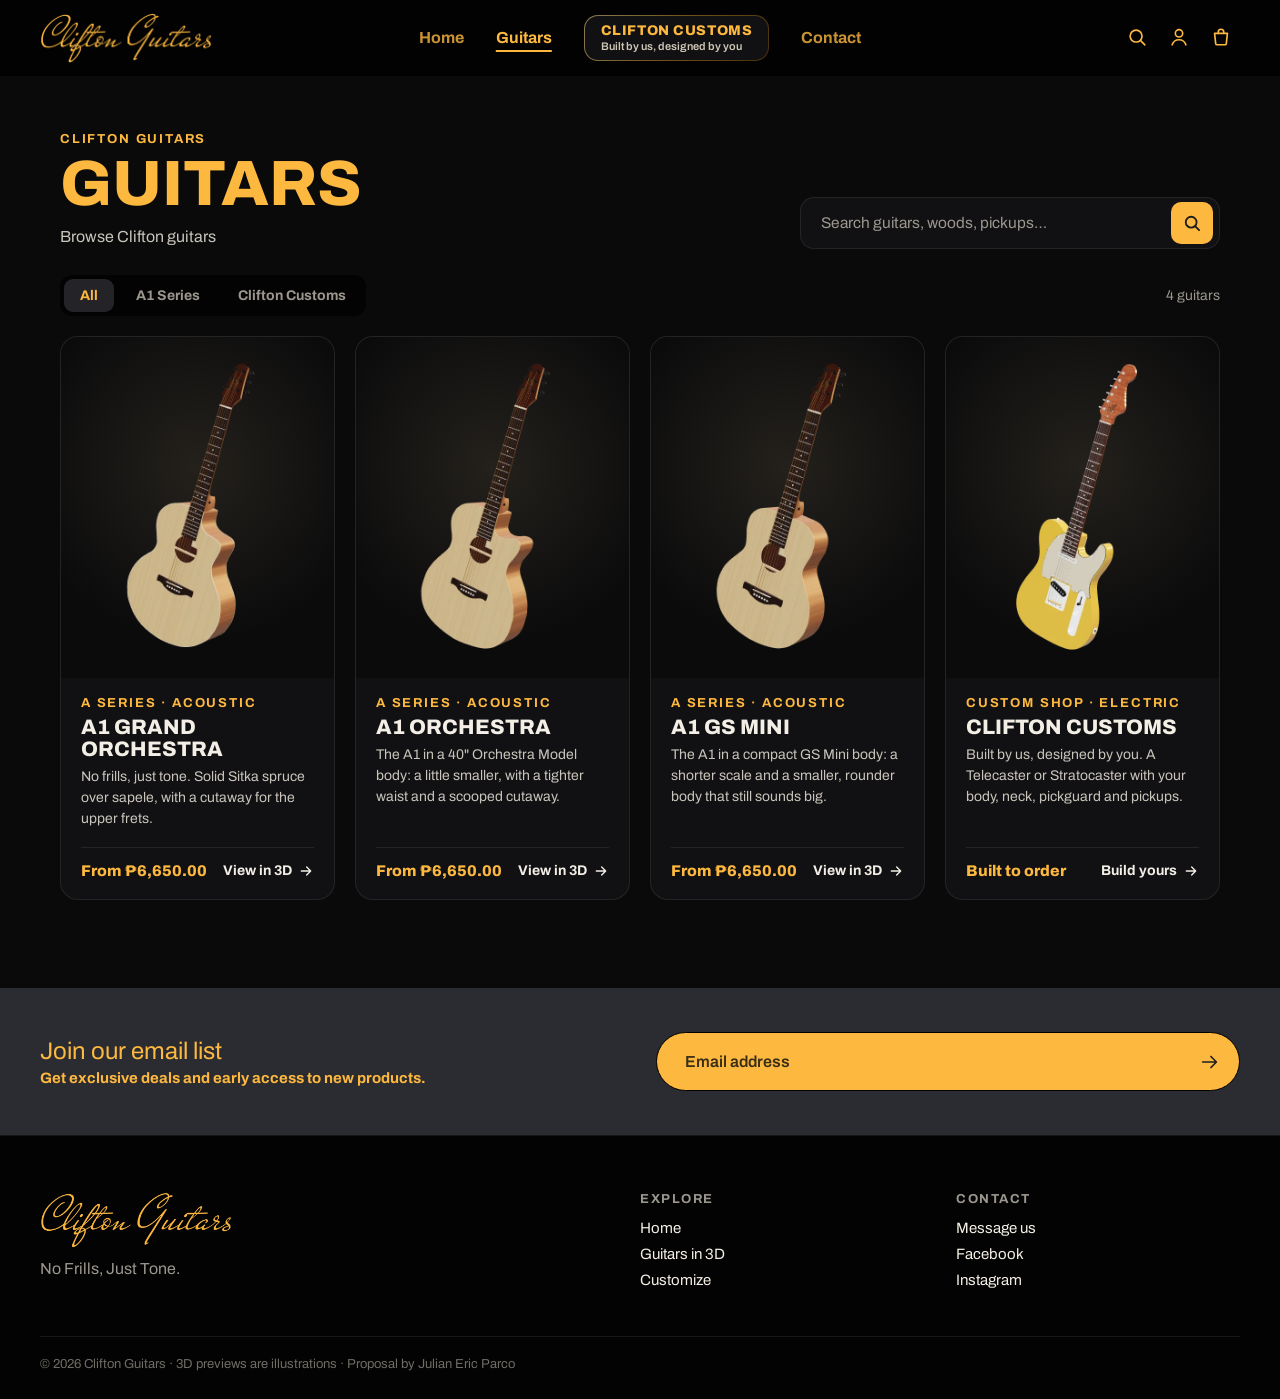
<file: guitars.html>
<!doctype html>
<html lang="en">
<head>
  <meta charset="utf-8" />
  <meta name="viewport" content="width=device-width, initial-scale=1" />
  <title>Guitars — Clifton Guitars</title>
  <meta name="description" content="Browse Clifton guitars, see each one in 3D with its full spec sheet, and add it to your cart." />
  <link rel="icon" type="image/png" href="assets/logo-badge.png" />
  <link rel="preload" as="image" href="assets/logo-wordmark-gold.png" />
  <link rel="preconnect" href="https://fonts.googleapis.com" />
  <link rel="preconnect" href="https://fonts.gstatic.com" crossorigin />
  <link href="https://fonts.googleapis.com/css2?family=Archivo:wght@400;500;600;700;800&family=Pinyon+Script&display=swap" rel="stylesheet" />
  <link rel="stylesheet" href="css/styles.css" />
  <!-- no ?model → the light guitar list; set before first paint so the 3D view never flashes -->
  <script>if (!new URLSearchParams(location.search).has('model')) document.documentElement.classList.add('browsing');</script>
  <link rel="preload" as="image" href="assets/thumbs/a1-grand-orchestra.webp" fetchpriority="high" />
  <script type="importmap">
    {
      "imports": {
        "three": "https://cdn.jsdelivr.net/npm/three@0.170.0/build/three.module.js",
        "three/addons/": "https://cdn.jsdelivr.net/npm/three@0.170.0/examples/jsm/"
      }
    }
  </script>
</head>
<body>
  <header class="site-header" id="siteHeader">
    <div class="header-bar">
    <a class="logo has-img" href="index.html" aria-label="Clifton Guitars home"><img src="assets/logo-wordmark-gold.png" alt="" width="690" height="201" /></a>
    <nav class="nav" aria-label="Main">
      <a href="index.html">Home</a>
      <a href="guitars.html" aria-current="page">Guitars</a>
      <a class="nav-cta" href="customs.html"><b>Clifton Customs</b><small>Built by us, designed by you</small></a>
      <a href="#contact">Contact</a>
    </nav>
    <div class="header-icons">
      <button aria-label="Search"><svg viewBox="0 0 24 24"><circle cx="11" cy="11" r="6.5"/><path d="m16 16 4.5 4.5"/></svg></button>
      <button aria-label="Account"><svg viewBox="0 0 24 24"><circle cx="12" cy="8" r="4"/><path d="M4.5 20.5c1.2-3.6 4-5.5 7.5-5.5s6.3 1.9 7.5 5.5"/></svg></button>
      <button aria-label="Cart"><svg viewBox="0 0 24 24"><path d="M5 8h14l-1.2 11.2a1.5 1.5 0 0 1-1.5 1.3H7.7a1.5 1.5 0 0 1-1.5-1.3z"/><path d="M9 8V6.5a3 3 0 0 1 6 0V8"/></svg></button>
    </div>
    </div>
  </header>

  <!-- shop: the guitar list you see first (guitars.html with no ?model); picking one opens the 3D view -->
  <section class="shop" id="shop" aria-labelledby="shopTitle" hidden>
    <div class="shop-head">
      <div>
        <p class="eyebrow">Clifton Guitars</p>
        <h1 id="shopTitle">Guitars</h1>
        <p class="shop-sub">Browse Clifton guitars</p>
      </div>
      <form class="shop-search" id="shopSearch" role="search">
        <input type="search" id="shopQuery" placeholder="Search guitars, woods, pickups…" aria-label="Search guitars" autocomplete="off" />
        <button type="submit" aria-label="Search"><svg viewBox="0 0 24 24"><circle cx="11" cy="11" r="6.5"/><path d="m16 16 4.5 4.5"/></svg></button>
      </form>
    </div>
    <div class="shop-bar">
      <div class="shop-filters" id="shopFilters" role="radiogroup" aria-label="Type">
        <button role="radio" aria-checked="true" data-filter="all">All</button>
        <button role="radio" aria-checked="false" data-filter="acoustic">A1 Series</button>
        <button role="radio" aria-checked="false" data-filter="electric">Clifton Customs</button>
      </div>
      <p class="shop-count" id="shopCount" aria-live="polite"></p>
    </div>
    <div class="shop-grid" id="shopGrid"></div>
    <div class="shop-empty" id="shopEmpty" hidden>
      <p>No guitars match your search.</p>
      <button class="btn-ghost btn-sm" id="shopClear">Clear search</button>
    </div>
  </section>

  <main id="viewer" class="configurator">
    <section class="stage" aria-label="3D guitar viewer" data-mode="intro">
      <a class="stage-back" href="guitars.html"><svg viewBox="0 0 24 24"><path d="M19 12H6M11 6l-6 6 6 6"/></svg>All guitars</a>
      <div class="canvas-wrap" id="canvasWrap">
        <div class="hotspots" id="hotspots"></div>
        <div class="part-labels" id="partLabels" aria-hidden="true"></div>
        <div class="loader" id="loader"><span></span>Loading model…</div>
      </div>

      <!-- cinematic intro overlays -->
      <svg class="leader" aria-hidden="true"><path id="leaderPath" pathLength="1" /><circle id="leaderDot" r="4" /></svg>
      <div class="callout" id="callout" hidden aria-live="polite">
        <p class="callout-eyebrow" id="calloutEyebrow"></p>
        <dl id="calloutList"></dl>
      </div>
      <div class="title-card" id="titleCard" aria-live="polite">
        <p class="eyebrow" id="tcSeries"></p>
        <h2 id="tcName"></h2>
        <p class="tc-tagline" id="tcTagline"></p>
      </div>
      <div class="intro-ui" id="introUi">
        <button class="icon-btn" id="introPlay" aria-label="Pause intro"></button>
        <div class="segments" id="segments"></div>
        <button class="btn-gold btn-sm" id="introSkip">Explore<span class="xl">&nbsp;it yourself</span>
          <svg viewBox="0 0 24 24"><path d="M5 12h13M13 6l6 6-6 6"/></svg></button>
      </div>
      <div class="info-card" id="infoCard" hidden aria-live="polite">
        <button class="info-close" id="infoClose" aria-label="Close">×</button>
        <span class="info-step" id="infoStep"></span>
        <h3 id="infoTitle"></h3>
        <p id="infoText"></p>
        <div class="info-nav">
          <button id="infoPrev" aria-label="Previous feature"><svg viewBox="0 0 24 24"><path d="M15 6l-6 6 6 6"/></svg></button>
          <button id="infoNext" aria-label="Next feature">Next <svg viewBox="0 0 24 24"><path d="M9 6l6 6-6 6"/></svg></button>
        </div>
      </div>
      <div class="toast" id="toast" role="status"></div>
      <div class="toolbar" role="toolbar" aria-label="Viewer controls">
        <div class="views" id="views">
          <button data-view="front" class="active">Front</button>
          <button data-view="back">Back</button>
          <button data-view="side">Side</button>
          <button data-view="headstock">Headstock</button>
        </div>
        <div class="toggles">
          <button id="toggleRotate" class="icon-btn active" aria-pressed="true" title="Auto-rotate">
            <svg viewBox="0 0 24 24"><path d="M20 12a8 8 0 1 1-2.3-5.6"/><path d="M20 4v5h-5"/></svg>
          </button>
          <button id="toggleHotspots" class="icon-btn active" aria-pressed="true" title="Show details">
            <svg viewBox="0 0 24 24"><circle cx="12" cy="12" r="3"/><circle cx="12" cy="12" r="8.5"/></svg>
          </button>
          <button id="toggleExplode" class="icon-btn" aria-pressed="false" title="Exploded view">
            <svg viewBox="0 0 24 24"><rect x="9" y="9" width="6" height="6" rx="1"/><path d="M4 4l3 3M20 4l-3 3M4 20l3-3M20 20l-3-3"/></svg>
          </button>
          <button id="replayIntro" class="icon-btn" title="Replay intro">
            <svg viewBox="0 0 24 24"><path d="M4 12a8 8 0 1 0 2.3-5.6"/><path d="M4 4v5h5"/><path d="M10.5 9.5v5l4-2.5z" fill="currentColor"/></svg>
          </button>
          <button id="snapshot" class="icon-btn" title="Save image">
            <svg viewBox="0 0 24 24"><path d="M4 8.5A1.5 1.5 0 0 1 5.5 7h2l1.5-2h6l1.5 2h2A1.5 1.5 0 0 1 20 8.5v9a1.5 1.5 0 0 1-1.5 1.5h-13A1.5 1.5 0 0 1 4 17.5z"/><circle cx="12" cy="13" r="3.5"/></svg>
          </button>
          <button id="fullscreen" class="icon-btn hide-mobile" title="Fullscreen">
            <svg viewBox="0 0 24 24"><path d="M4 9V4h5M20 9V4h-5M4 15v5h5M20 15v5h-5"/></svg>
          </button>
        </div>
      </div>
      <p class="hint" id="hint">Drag the guitar any time to take over</p>
    </section>

    <aside class="panel">
      <p class="eyebrow" id="modelSeries"></p>
      <h1 id="modelName"></h1>
      <p class="tagline" id="modelTagline"></p>
      <button class="tour-btn" id="panelReplay">
        <svg viewBox="0 0 24 24"><circle cx="12" cy="12" r="9"/><path d="M10 8.5v7l5.5-3.5z" fill="currentColor"/></svg>
        Replay the intro
      </button>

      <div class="block">
        <div class="block-head"><h2>Finish</h2><span id="finishLabel"></span></div>
        <div class="swatches" id="swatches" role="radiogroup" aria-label="Finish"></div>
      </div>

      <div class="block">
        <div class="spec-tabs" id="specTabs" role="tablist" aria-label="Specifications"></div>
        <dl class="specs" id="specs"></dl>
      </div>

      <div class="block" id="buyBlock" hidden>
        <div class="block-head"><h2>Version</h2><span id="variantPrice"></span></div>
        <div class="chips" id="variants" role="radiogroup" aria-label="Version"></div>
        <p class="opt-desc" id="variantNote"></p>
      </div>
      <button class="btn-gold" id="addToCart" hidden>Add to cart</button>
      <p class="note">Pre-orders now available. 15% off listed price.</p>
    </aside>
  </main>

  <section class="lineup" aria-labelledby="lineupTitle">
    <div class="section-head">
      <h2 id="lineupTitle">More from the series</h2>
      <p>Every guitar, in 3D, with its full spec sheet.</p>
    </div>
    <div class="lineup-grid" id="lineupGrid">
      <article class="card card-soon">
        <div class="card-img"><span class="soon-mark">A</span></div>
        <div class="card-body">
          <p class="eyebrow">Coming soon</p>
          <h3>More A Series</h3>
          <p>The rest of the A Series, modelled from the real instruments.</p>
        </div>
      </article>
    </div>
  </section>

  <section class="email-band">
    <div>
      <h2>Join our email list</h2>
      <p>Get exclusive deals and early access to new products.</p>
    </div>
    <form class="email-form" onsubmit="event.preventDefault()">
      <input type="email" placeholder="Email address" aria-label="Email address" />
      <button aria-label="Subscribe"><svg viewBox="0 0 24 24"><path d="M4 12h15M13 6l6 6-6 6"/></svg></button>
    </form>
  </section>

  <footer class="site-footer" id="contact">
    <div class="footer-brand">
      <a class="logo has-img" href="index.html"><img src="assets/logo-wordmark-gold.png" alt="Clifton Guitars" width="690" height="201" /></a>
      <p>No Frills, Just Tone.</p>
    </div>
    <nav class="footer-links" aria-label="Explore">
      <h4>Explore</h4>
      <a href="index.html">Home</a>
      <a href="guitars.html">Guitars in 3D</a>
      <a href="customize.html">Customize</a>
    </nav>
    <nav class="footer-links" aria-label="Contact">
      <h4>Contact</h4>
      <a href="#">Message us</a>
      <a href="#">Facebook</a>
      <a href="#">Instagram</a>
    </nav>
    <p class="footer-base">© 2026 Clifton Guitars · 3D previews are illustrations · Proposal by Julian Eric Parco</p>
  </footer>

  <script type="module" src="js/guitars.js"></script>
</body>
</html>
</file>
<file: css/styles.css>
:root {
  --black: #030303;
  --bg: #0a0a0b;
  --bg-2: #111113;
  --surface: #1a1a1d;
  --surface-2: #242428;
  --charcoal: #2b2c31;           /* matches the email band on cliftonguitars.com */
  --line: rgba(255, 255, 255, 0.08);
  --gold: #fdb83f;
  --gold-2: #f2a923;
  --ink: #1d1d20;
  --text: #f3efe6;
  --muted: #9b978e;
  --radius: 14px;
  --header-h: 76px;
  --font: 'Archivo', system-ui, sans-serif;
  --script: 'Pinyon Script', cursive;
  /* shadow-black stage: a dim pool of light fading to pure black */
  --stage-bg:
    radial-gradient(ellipse 46% 52% at 50% 46%, rgba(255, 214, 160, 0.07) 0%, rgba(255, 214, 160, 0) 70%),
    radial-gradient(ellipse 70% 75% at 50% 45%, #141415 0%, #070708 55%, #000 100%);
}

* { box-sizing: border-box; }
html, body { margin: 0; }
main, section { scroll-margin-top: var(--header-h); }
.showcase section { scroll-margin-top: 0; } /* full-screen story steps sit under the header */
html { scroll-behavior: smooth; }
@media (prefers-reduced-motion: reduce) {
  html { scroll-behavior: auto; }
  *, *::before, *::after, ::view-transition-group(*), ::view-transition-old(*), ::view-transition-new(*) {
    animation-duration: 0.01ms !important; transition-duration: 0.01ms !important;
  }
}
body {
  background: var(--bg);
  color: var(--text);
  font-family: var(--font);
  -webkit-font-smoothing: antialiased;
}

/* scrollbars: thin dark pill on a black track, gold while you grab it (page, builder panel, cart …) */
html { color-scheme: dark; }
::-webkit-scrollbar { width: 10px; height: 10px; }
::-webkit-scrollbar-track { background: var(--bg-2); }
::-webkit-scrollbar-thumb {
  background: #3a3a40; border-radius: 999px;
  border: 3px solid var(--bg-2);               /* insets the pill from the edges */
}
::-webkit-scrollbar-thumb:hover { background: var(--muted); }
::-webkit-scrollbar-thumb:active { background: var(--gold); }
::-webkit-scrollbar-corner { background: var(--bg-2); }
::-webkit-scrollbar-button { display: none; }
@supports not selector(::-webkit-scrollbar) {   /* Firefox */
  * { scrollbar-width: thin; scrollbar-color: #3a3a40 var(--bg-2); }
}
button { font: inherit; color: inherit; cursor: pointer; }
svg { width: 22px; height: 22px; fill: none; stroke: currentColor; stroke-width: 1.8; stroke-linecap: round; stroke-linejoin: round; }
:focus-visible { outline: 2px solid var(--gold); outline-offset: 2px; }
.eyebrow { margin: 0; color: var(--gold); font-size: 13px; font-weight: 700; letter-spacing: 0.14em; text-transform: uppercase; }

/* ---------------- header */
/* Fixed header that "tidies" into a floating pill on scroll and opens back up when the
   pointer comes near the top (or the visitor scrolls up). Body padding reserves its space,
   so the change never shifts the page. */
body { padding-top: var(--header-h); }
.site-header {
  position: fixed; top: 0; left: 0; right: 0; z-index: 30;
  pointer-events: none;
  transition: padding 0.5s cubic-bezier(0.2, 0.7, 0.2, 1);
}
.header-bar {
  pointer-events: auto;
  display: grid;
  grid-template-columns: 1fr auto 1fr;
  align-items: center;
  height: var(--header-h);
  max-width: 100%;
  margin: 0 auto;
  padding: 0 40px;
  background: rgba(3, 3, 3, 0.93);
  backdrop-filter: blur(14px);
  border: 0; /* no border on the full bar: a transparent border let the background repeat into a visible line */
  border-radius: 0;
  transition:
    max-width 0.6s cubic-bezier(0.2, 0.7, 0.2, 1), height 0.45s cubic-bezier(0.2, 0.7, 0.2, 1),
    border-radius 0.5s, padding 0.5s, background 0.4s, box-shadow 0.5s, border-color 0.4s;
}
.site-header .logo img { transition: height 0.45s cubic-bezier(0.2, 0.7, 0.2, 1); }
.site-header .nav { transition: opacity 0.3s, visibility 0.3s; }
/* home, scrolled to the very top: the bar melts into the full-screen stage behind it */
.home .site-header.at-top:not(.compact) .header-bar {
  background: linear-gradient(180deg, rgba(3, 3, 3, 0.75), rgba(3, 3, 3, 0));
  backdrop-filter: none;
}
.site-header.compact { padding-top: 10px; }
.site-header.compact .header-bar {
  max-width: 440px; height: 52px; padding: 0 8px 0 22px;
  border-radius: 999px; box-shadow: 0 0 0 1px var(--line), 0 12px 40px rgba(0, 0, 0, 0.55);
  background: rgba(14, 14, 16, 0.8);
}
.site-header.compact .logo img { height: 30px; }
.site-header.compact .nav { opacity: 0; visibility: hidden; width: 0; overflow: hidden; }
.site-header.compact .header-icons button { padding: 6px; }
.logo {
  font-family: var(--script);
  font-size: 44px;
  line-height: 1;
  color: var(--gold);
  text-decoration: none;
  white-space: nowrap;
  justify-self: start;
}
.logo.has-img { display: flex; align-items: center; }
.logo img { height: 50px; width: auto; display: block; }
.nav { display: flex; gap: 32px; }
.nav a { color: var(--gold); text-decoration: none; font-weight: 700; font-size: 16px; opacity: 0.8; }
.nav a[aria-current="page"], .nav a:hover { opacity: 1; text-decoration: underline; text-underline-offset: 7px; text-decoration-thickness: 2px; }
.nav { align-items: center; }

/* Clifton Customs: the one header link that is a button (gold gradient outline, two lines) */
.nav a.nav-cta {
  display: inline-flex; flex-direction: column; align-items: flex-start; gap: 1px; opacity: 1;
  padding: 7px 16px 8px; border-radius: 14px; border: 1.5px solid transparent; text-decoration: none; line-height: 1.15;
  /* resting: dark with a soft gold outline; it lights up (below) on hover and on the builder page */
  background: linear-gradient(#111113, #111113) padding-box, linear-gradient(120deg, rgba(255, 224, 154, 0.55), rgba(253, 184, 63, 0.45) 45%, rgba(185, 120, 26, 0.4)) border-box;
  transition: background 0.25s, box-shadow 0.25s, transform 0.2s;
}
.nav a.nav-cta b { font-size: 14px; font-weight: 800; letter-spacing: 0.04em; text-transform: uppercase; color: var(--gold); }
.nav a.nav-cta small { font-size: 11px; font-weight: 600; color: #cfc7b6; }
/* lights up like the hero's Clifton Customs button: warm gold-tinted fill, gold border, gold text */
.nav a.nav-cta:hover, .nav a.nav-cta:focus-visible, .nav a.nav-cta[aria-current="page"] {
  text-decoration: none; transform: translateY(-1px);
  background: linear-gradient(rgba(253, 184, 63, 0.12), rgba(253, 184, 63, 0.12)) padding-box, linear-gradient(#1a1610, #1a1610) padding-box,
    linear-gradient(120deg, #ffe09a, #fdb83f 45%, #b9781a) border-box;
  box-shadow: 0 0 22px -4px rgba(253, 184, 63, 0.45), 0 10px 30px -12px rgba(253, 184, 63, 0.6);
}
.nav a.nav-cta:hover b, .nav a.nav-cta:focus-visible b, .nav a.nav-cta[aria-current="page"] b { color: var(--gold); }
.nav a.nav-cta:hover small, .nav a.nav-cta:focus-visible small, .nav a.nav-cta[aria-current="page"] small { color: #e6d7b8; }
.header-icons { justify-self: end; display: flex; gap: 4px; }
.header-icons button { background: none; border: 0; color: var(--gold); padding: 8px; border-radius: 10px; }
.header-icons button:hover { background: rgba(253, 184, 63, 0.1); }

/* ---------------- cart (drawer built by site.js on every page) */
.cart-btn { position: relative; }
.cart-count {
  position: absolute; top: 1px; right: 0; min-width: 17px; height: 17px; padding: 0 4px; border-radius: 9px;
  background: var(--gold); color: var(--ink); font-size: 11px; font-weight: 800; line-height: 17px; text-align: center;
}
.cart-count[hidden] { display: none; }
.cart-btn.bump { animation: cartBump 0.5s cubic-bezier(0.3, 1.6, 0.5, 1); }
@keyframes cartBump { 40% { transform: scale(1.25); } }
html.cart-open { overflow: hidden; }
.cart-scrim {
  position: fixed; inset: 0; z-index: 60; background: rgba(0, 0, 0, 0.6); backdrop-filter: blur(3px);
  opacity: 0; pointer-events: none; transition: opacity 0.3s;
}
html.cart-open .cart-scrim { opacity: 1; pointer-events: auto; }
.cart-drawer {
  position: fixed; top: 0; right: 0; bottom: 0; z-index: 61; width: min(440px, 100vw);
  display: flex; flex-direction: column; background: var(--bg-2); border-left: 1px solid var(--line);
  box-shadow: -30px 0 80px -30px rgba(0, 0, 0, 0.9);
  transform: translateX(100%); transition: transform 0.4s cubic-bezier(0.2, 0.7, 0.2, 1); visibility: hidden;
}
html.cart-open .cart-drawer { transform: none; visibility: visible; }
.cart-top { display: flex; align-items: center; justify-content: space-between; padding: 20px 20px 16px 24px; border-bottom: 1px solid var(--line); }
.cart-top h2 { margin: 0; font-size: 22px; font-weight: 800; text-transform: uppercase; color: var(--gold); }
.cart-top h2 small { font-size: 15px; color: var(--muted); font-weight: 600; margin-left: 4px; }
.cart-close { background: none; border: 0; color: var(--text); padding: 8px; border-radius: 10px; }
.cart-close:hover { background: rgba(255, 255, 255, 0.06); }
.cart-close svg { width: 22px; height: 22px; fill: none; stroke: currentColor; stroke-width: 2; stroke-linecap: round; }
.cart-body { flex: 1; overflow-y: auto; padding: 8px 20px; }
.cart-empty { display: flex; flex-direction: column; align-items: center; gap: 12px; padding: 60px 8px; text-align: center; }
.cart-empty p { margin: 0 0 6px; color: var(--muted); font-size: 16px; }
.cart-empty a { width: 100%; justify-content: center; }
.cart-item { display: grid; grid-template-columns: 84px minmax(0, 1fr); gap: 14px; padding: 16px 0; border-bottom: 1px solid var(--line); }
.ci-img { height: 112px; border-radius: 12px; background: radial-gradient(circle at 50% 40%, #222 0, #0b0b0c 75%); overflow: hidden; }
.ci-img img { width: 100%; height: 100%; object-fit: contain; display: block; }
.ci-head { display: flex; justify-content: space-between; gap: 10px; align-items: baseline; }
.ci-head h3 { margin: 0; font-size: 16px; font-weight: 800; }
.ci-head b { color: var(--gold); font-size: 15px; white-space: nowrap; font-variant-numeric: tabular-nums; }
.ci-sub { margin: 4px 0 8px; color: var(--muted); font-size: 13px; line-height: 1.4; }
.cart-item details { margin-bottom: 10px; }
.cart-item summary { cursor: pointer; color: var(--gold); font-size: 13px; font-weight: 600; }
.ci-specs { margin: 8px 0 0; display: grid; grid-template-columns: auto 1fr; font-size: 12.5px; }
.ci-specs dt, .ci-specs dd { padding: 5px 0; border-bottom: 1px solid var(--line); }
.ci-specs dt { color: var(--muted); padding-right: 10px; }
.ci-specs dd { margin: 0; text-align: right; }
.ci-specs dd small { display: block; color: var(--muted); }
.ci-row { display: flex; align-items: center; gap: 14px; flex-wrap: wrap; }
.qty { display: inline-flex; align-items: center; border: 1px solid var(--line); border-radius: 10px; }
.qty button { width: 32px; height: 32px; background: none; border: 0; color: var(--text); font-size: 17px; }
.qty button:disabled { opacity: 0.3; }
.qty span { min-width: 22px; text-align: center; font-weight: 700; font-variant-numeric: tabular-nums; }
.ci-link { background: none; border: 0; padding: 0; color: var(--muted); font-size: 13px; text-decoration: underline; text-underline-offset: 3px; }
.ci-link:hover { color: var(--gold); }
.cart-foot { padding: 16px 24px 22px; border-top: 1px solid var(--line); display: flex; flex-direction: column; gap: 10px; }
.cart-foot[hidden] { display: none; }
.cart-sub { display: flex; justify-content: space-between; align-items: baseline; }
.cart-sub span { color: var(--muted); font-size: 15px; }
.cart-sub b { color: var(--gold); font-size: 22px; font-weight: 800; font-variant-numeric: tabular-nums; }
.cart-note { margin: 0; color: var(--gold); font-size: 13px; font-weight: 700; }
.cart-checkout { width: 100%; border: 0; cursor: pointer; }
.cart-msg { margin: 0; color: var(--muted); font-size: 13px; line-height: 1.45; }
.cart-msg:empty { display: none; }

/* phone menu (built by site.js from the page's .nav) */
.menu-btn { display: none; }
.mobile-nav { display: none; }
@media (max-width: 720px) {
  .menu-btn { display: inline-flex; }
  .mobile-nav {
    display: flex; flex-direction: column; position: absolute; top: calc(100% + 6px); left: 12px; right: 12px;
    padding: 8px; border-radius: 18px; pointer-events: auto;
    background: rgba(14, 14, 16, 0.96); backdrop-filter: blur(14px); border: 1px solid var(--line);
    box-shadow: 0 24px 60px -20px rgba(0, 0, 0, 0.8);
    opacity: 0; visibility: hidden; transform: translateY(-8px);
    transition: opacity 0.2s, transform 0.25s cubic-bezier(0.2, 0.7, 0.2, 1), visibility 0.2s;
  }
  .site-header.menu-open .mobile-nav { opacity: 1; visibility: visible; transform: none; }
  .mobile-nav a {
    padding: 15px 16px; border-radius: 12px; text-decoration: none;
    color: var(--text); font-weight: 700; font-size: 17px;
  }
  .mobile-nav a + a { border-top: 1px solid var(--line); }
  .mobile-nav a:hover, .mobile-nav a:focus-visible { background: rgba(253, 184, 63, 0.08); color: var(--gold); }
  .mobile-nav a[aria-current="page"] { color: var(--gold); }
  /* Clifton Customs stands out in the phone menu too */
  .mobile-nav a.nav-cta {
    display: flex; flex-direction: column; gap: 2px; margin: 6px 0 2px; border: 1.5px solid var(--gold) !important;
    background: rgba(253, 184, 63, 0.1);
  }
  .mobile-nav a.nav-cta + a { border-top: 0; }
  .mobile-nav a.nav-cta b { color: var(--gold); font-size: 17px; text-transform: uppercase; letter-spacing: 0.03em; }
  .mobile-nav a.nav-cta small { color: #cfc7b6; font-size: 12.5px; font-weight: 600; }
}

/* ---------------- buttons */
.btn-gold {
  display: inline-block; text-align: center; text-decoration: none;
  background: var(--gold); color: var(--ink); font-weight: 700; font-size: 16px;
  padding: 17px 26px; border-radius: var(--radius); border: 0;
  transition: background 0.15s, transform 0.15s, box-shadow 0.15s;
}
.btn-gold:hover { background: var(--gold-2); transform: translateY(-1px); box-shadow: 0 8px 30px rgba(253, 184, 63, 0.18); }
.btn-ghost {
  display: inline-flex; align-items: center; gap: 8px; text-decoration: none;
  background: none;   /* <button class="btn-ghost"> otherwise gets the browser's light-grey button fill */
  color: var(--text); font-weight: 700; font-size: 16px; padding: 16px 22px;
  border: 1.5px solid rgba(255, 255, 255, 0.18); border-radius: var(--radius); transition: 0.15s;
}
.btn-ghost:hover { border-color: var(--gold); color: var(--gold); }
.btn-ghost svg { width: 18px; height: 18px; transition: transform 0.15s; }
.btn-ghost:hover svg { transform: translateX(3px); }
.btn-outline {
  align-self: flex-start; margin-top: 8px; padding: 10px 18px; border-radius: 12px;
  border: 1.5px solid var(--gold); background: none; color: var(--gold); font-weight: 700; font-size: 15px;
  text-decoration: none; transition: 0.15s;
}
.btn-outline:hover { background: var(--gold); color: var(--ink); }
.link-gold { color: var(--gold); font-weight: 700; text-decoration: none; }
.link-gold:hover { text-decoration: underline; text-underline-offset: 5px; }
.note { margin: 0; color: var(--gold); font-weight: 700; font-size: 13.5px; }

/* ================================================================ HOME */
/* sticky stage: the guitar stays pinned while the hero + story sections scroll over it */
/* full-screen: the showcase pulls up under the fixed header so the stage fills the window */
.showcase {
  position: relative; background: var(--black);
  margin-top: calc(-1 * var(--header-h));
  --stage-h: max(560px, 100svh);
}
.showcase-stage {
  position: sticky; top: 0; height: var(--stage-h); z-index: 0; overflow: hidden;
  background:
    radial-gradient(ellipse 36% 55% at var(--beam-x, 70%) var(--pool-y, 46%), rgba(255, 214, 160, 0.075), rgba(255, 214, 160, 0) 70%),
    radial-gradient(ellipse 80% 80% at 50% 45%, #121213 0%, #060607 55%, #000 100%);
  cursor: grab; touch-action: pan-y;
}
.showcase-stage.grabbing { cursor: grabbing; }
.showcase-stage canvas { position: absolute; inset: 0; width: 100%; height: 100%; display: block; }
/* faint volumetric light cone: starts at each section's light source and points at the guitar
   (home.js sets --beam-sx/-sy/-rot/-len every frame) */
.showcase-stage::before {
  content: ''; position: absolute; pointer-events: none;
  top: var(--beam-sy, -10%); left: var(--beam-sx, 70%);
  width: min(52vw, 720px); height: var(--beam-len, 115%);
  transform: translateX(-50%) rotate(var(--beam-rot, 0rad)); transform-origin: 50% 0;
  background: linear-gradient(180deg, rgba(255, 220, 170, 0.09), rgba(255, 220, 170, 0) 75%);
  clip-path: polygon(42% 0, 58% 0, 100% 100%, 0 100%);
  filter: blur(18px);
}
.showcase-content { position: relative; z-index: 1; margin-top: calc(-1 * var(--stage-h)); pointer-events: none; }

/* Stopping points. Mouse/trackpad: home.js steps one story section per scroll gesture.
   Touch: native snapping, so a swipe lands on the next step and can't skip one. Sections
   after the story are snap areas too, so mandatory snapping never pulls the visitor back up. */
@media (pointer: coarse) {
  html:has(.showcase) { scroll-snap-type: y mandatory; }
  .showcase .hero, .showcase .story { scroll-snap-align: start; scroll-snap-stop: always; }
  .home .strip, .home .lineup, .home .process, .home .aseries, .home .email-band { scroll-snap-align: start; }
  .home .site-footer { scroll-snap-align: end; }
}
.showcase-content a, .showcase-content button { pointer-events: auto; }
.hero {
  position: relative;
  display: grid;
  grid-template-columns: minmax(0, 1fr) minmax(0, 1.05fr);
  align-items: center;
  min-height: var(--stage-h);
  padding-top: var(--header-h);
}
.story { min-height: var(--stage-h); display: flex; align-items: center; padding: var(--header-h) 8vw 0; }
.story[data-side="right"] { justify-content: flex-end; }
.story-card {
  max-width: 440px; padding: 30px 32px; border-radius: 20px;
  display: flex; flex-direction: column; gap: 14px; align-items: flex-start;
  background: rgba(8, 8, 10, 0.55); backdrop-filter: blur(14px); border: 1px solid var(--line);
  opacity: 0; transform: translateY(30px); transition: opacity 0.8s, transform 0.8s cubic-bezier(0.2, 0.7, 0.2, 1);
}
.story-card.in { opacity: 1; transform: none; }
.story-card h2 { margin: 0; font-size: clamp(30px, 3.4vw, 46px); font-weight: 800; line-height: 1; text-transform: uppercase; color: var(--gold); }
.story-card p:not(.eyebrow) { margin: 0; color: #cfcbc2; font-size: 17px; line-height: 1.6; }
.hero-copy {
  padding: 0 40px 40px 8vw;
  display: flex; flex-direction: column; gap: 22px; align-items: flex-start;
  z-index: 2;
  opacity: 0; transform: translateY(14px);
  transition: opacity 0.9s 0.3s, transform 0.9s 0.3s;
}
body.ready .hero-copy { opacity: 1; transform: none; }
.hero h1 {
  margin: 0; font-size: clamp(40px, 5.4vw, 78px); line-height: 0.98; font-weight: 800;
  text-transform: uppercase; letter-spacing: -0.02em; color: var(--gold);
}
.lead { margin: 0; max-width: 30em; font-size: 18px; line-height: 1.6; color: #c9c5bc; }
.hero-ctas { display: flex; gap: 10px; flex-wrap: wrap; margin-top: 6px; }
.hero-ctas .cta { position: relative; display: flex; flex-direction: column; align-items: flex-start; gap: 9px; }
.hero-ctas .cta small { padding-left: 4px; font-size: 13.5px; line-height: 1.4; color: var(--muted); }
@media (min-width: 721px) { .hero-ctas { flex-wrap: nowrap; } }
.hero-ctas a { height: 54px; padding: 0 22px; white-space: nowrap; display: inline-flex; align-items: center; gap: 10px; border-radius: 14px; font-size: 16px; }
.hero-ctas .btn-gold { box-shadow: 0 10px 30px -12px rgba(253, 184, 63, 0.55), inset 0 1px 0 rgba(255, 255, 255, 0.35); }
.hero-ctas .btn-gold:hover { box-shadow: 0 14px 36px -10px rgba(253, 184, 63, 0.7), inset 0 1px 0 rgba(255, 255, 255, 0.35); }
.hero-ctas .btn-ghost { background: rgba(255, 255, 255, 0.04); backdrop-filter: blur(8px); border-color: rgba(255, 255, 255, 0.16); }
.hero-ctas .btn-ghost:hover { background: rgba(253, 184, 63, 0.08); transform: translateY(-1px); }
/* with a mouse, the small captions appear only on hover/focus and take no space */
@media (hover: hover) and (min-width: 721px) {
  .hero-ctas .cta small {
    position: absolute; top: calc(100% + 10px); left: 0; white-space: nowrap; pointer-events: none;
    opacity: 0; transform: translateY(-4px); transition: opacity 0.2s, transform 0.2s;
  }
  .hero-ctas .cta:hover small, .hero-ctas .cta:focus-within small { opacity: 1; transform: none; }
}
.hero-finishes {
  position: absolute; z-index: 2; bottom: 34px; left: var(--beam-x, 70%); transform: translateX(-50%);
  transition: opacity 0.3s;
  display: flex; gap: 10px; padding: 6px;
  background: rgba(15, 15, 17, 0.7); backdrop-filter: blur(10px);
  border: 1px solid var(--line); border-radius: 999px;
}
.hero-finishes .swatch { width: 34px; height: 34px; }
.hero-finishes[hidden] { display: none; }
.hero-feature {
  position: absolute; z-index: 2; bottom: 22px; left: var(--beam-x, 70%); transform: translateX(-50%);
  display: flex; align-items: center; gap: 10px; white-space: nowrap; text-decoration: none;
  padding: 9px 18px; border-radius: 999px;
  background: rgba(15, 15, 17, 0.72); backdrop-filter: blur(10px); border: 1px solid var(--line);
  transition: opacity 0.3s, border-color 0.15s;
}
.hero-feature span { font-size: 11px; font-weight: 700; letter-spacing: 0.16em; text-transform: uppercase; color: var(--muted); }
.hero-feature b { font-size: 14px; font-weight: 700; color: var(--gold); }
.hero-feature:hover { border-color: var(--gold); }
.hero-finishes:not([hidden]) ~ .hero-feature { bottom: 92px; }   /* sit above the finish chips when a model has them */
.scroll-cue {
  position: absolute; left: 50%; bottom: 18px; transform: translateX(-50%);
  width: 24px; height: 38px; border: 2px solid rgba(255, 255, 255, 0.25); border-radius: 14px;
  display: none;
}
.scroll-cue span { position: absolute; left: 50%; top: 7px; width: 4px; height: 8px; margin-left: -2px; border-radius: 2px; background: var(--gold); animation: cue 1.8s infinite; }
@keyframes cue { 0% { opacity: 0; transform: translateY(0); } 30% { opacity: 1; } 100% { opacity: 0; transform: translateY(12px); } }

.strip {
  display: flex; justify-content: center; align-items: center; flex-wrap: wrap; gap: 14px 22px;
  padding: 22px 24px; background: var(--bg-2);
  border-top: 1px solid var(--line); border-bottom: 1px solid var(--line);
  font-weight: 700; font-size: 14px; letter-spacing: 0.1em; text-transform: uppercase; color: #d9d4ca;
}
.strip i { width: 6px; height: 6px; border-radius: 50%; background: var(--gold); }

.section-head { display: flex; justify-content: space-between; align-items: end; gap: 16px; flex-wrap: wrap; margin-bottom: 32px; }
.section-head h2 { margin: 0; font-size: clamp(28px, 3.2vw, 40px); font-weight: 800; text-transform: uppercase; color: var(--gold); letter-spacing: -0.01em; }
.section-head p { margin: 0; color: var(--muted); }

.process { padding: 88px 40px; background: var(--bg); }
.steps { list-style: none; margin: 0; padding: 0; display: grid; grid-template-columns: repeat(3, 1fr); gap: 20px; }
.steps li {
  padding: 30px 28px; border-radius: 18px; background: var(--bg-2); border: 1px solid var(--line);
  position: relative; overflow: hidden;
}
.steps li::after {
  content: ''; position: absolute; left: 0; top: 0; height: 3px; width: 40%; background: var(--gold); opacity: 0.8;
}
.step-num { font-family: var(--script); font-size: 46px; color: var(--gold); line-height: 1; }
.steps h3 { margin: 14px 0 8px; font-size: 21px; font-weight: 800; text-transform: uppercase; }
.steps p { margin: 0; color: #c9c5bc; line-height: 1.6; }

.aseries {
  display: grid; grid-template-columns: minmax(0, 0.9fr) minmax(0, 1.1fr); align-items: center; gap: 40px;
  padding: 96px 8vw; background: var(--stage-bg), var(--black);
  border-top: 1px solid var(--line);
}
.aseries-mark {
  font-family: var(--script); font-size: clamp(200px, 26vw, 380px); line-height: 0.8; text-align: center;
  color: var(--gold); text-shadow: 0 0 80px rgba(253, 184, 63, 0.25);
}
.aseries-copy { display: flex; flex-direction: column; gap: 18px; align-items: flex-start; }
.aseries h2 { margin: 0; font-size: clamp(32px, 4vw, 54px); font-weight: 800; text-transform: uppercase; color: var(--gold); line-height: 1.02; }
.aseries p:not(.eyebrow) { margin: 0; color: #c9c5bc; font-size: 17px; line-height: 1.6; max-width: 32em; }

/* ================================================================ VIEWER (guitars.html) */
.configurator {
  display: grid;
  grid-template-columns: minmax(0, 1fr) 420px;
  height: calc(100svh - var(--header-h));
  min-height: 600px;
}
.stage { position: relative; background: var(--stage-bg), var(--black); overflow: hidden; }
.stage:fullscreen { height: 100vh; }
.canvas-wrap { position: absolute; inset: 0; }
.canvas-wrap canvas { display: block; width: 100%; height: 100%; touch-action: none; outline: none; }

.stage-back {
  position: absolute; top: 20px; left: 20px; z-index: 7;
  display: inline-flex; align-items: center; gap: 8px; height: 42px; padding: 0 18px 0 14px;
  border-radius: 999px; text-decoration: none; color: var(--text); font-weight: 700; font-size: 14px;
  background: rgba(18, 18, 20, 0.72); backdrop-filter: blur(10px); border: 1px solid var(--line);
  transition: border-color 0.15s, color 0.15s, background 0.15s;
}
.stage-back:hover, .stage-back:focus-visible { border-color: var(--gold); color: var(--gold); background: rgba(253, 184, 63, 0.08); }
.stage-back svg { width: 18px; height: 18px; fill: none; stroke: currentColor; stroke-width: 2; stroke-linecap: round; stroke-linejoin: round; transition: transform 0.15s; }
.stage-back:hover svg { transform: translateX(-3px); }
.model-tabs {
  position: absolute; top: 20px; left: 50%; transform: translateX(-50%);
  z-index: 5; display: flex; gap: 4px; padding: 4px;
  background: rgba(18, 18, 20, 0.7); backdrop-filter: blur(10px);
  border: 1px solid var(--line); border-radius: 999px;
}
.model-tabs button {
  border: 0; background: none; padding: 9px 18px; border-radius: 999px;
  font-weight: 600; font-size: 14px; color: var(--muted); white-space: nowrap;
}
.model-tabs button:hover { color: var(--text); }
.model-tabs button[aria-selected="true"] { background: var(--gold); color: var(--ink); }

.toolbar {
  position: absolute; left: 50%; bottom: 52px; transform: translateX(-50%);
  z-index: 5; display: flex; gap: 10px; align-items: center;
}
.views, .toggles {
  display: flex; gap: 2px; padding: 4px;
  background: rgba(18, 18, 20, 0.7); backdrop-filter: blur(10px);
  border: 1px solid var(--line); border-radius: 999px;
}
.views button, .icon-btn {
  border: 0; background: none; padding: 8px 16px; border-radius: 999px;
  font-size: 14px; font-weight: 600; color: var(--muted);
}
.icon-btn { padding: 7px 10px; display: grid; place-items: center; }
.icon-btn svg { width: 19px; height: 19px; }
.views button:hover, .icon-btn:hover { color: var(--text); }
.views button.active { background: var(--surface-2); color: var(--gold); }
.icon-btn.active { color: var(--gold); }
.hint {
  position: absolute; bottom: 16px; left: 0; right: 0; margin: 0;
  text-align: center; font-size: 12.5px; color: #77746d; z-index: 4; pointer-events: none;
}
.hint .dot { display: inline-block; width: 8px; height: 8px; border-radius: 50%; background: var(--gold); vertical-align: middle; }

/* hotspots: small and quiet so the guitar stays the focus */
.hotspots { position: absolute; inset: 0; pointer-events: none; z-index: 3; }
.hotspot {
  position: absolute; left: 0; top: 0;
  width: 24px; height: 24px; margin: -12px 0 0 -12px;
  border-radius: 50%; border: 0; padding: 0; background: transparent;
  pointer-events: auto; transition: opacity 0.25s;
  display: grid; place-items: center;
}
.hotspot::before {
  content: ''; width: 9px; height: 9px; border-radius: 50%;
  background: var(--gold); box-shadow: 0 0 0 3px rgba(253, 184, 63, 0.22), 0 0 12px rgba(253, 184, 63, 0.5);
  transition: transform 0.2s;
}
.hotspot:hover::before, .hotspot.active::before { transform: scale(1.35); }
.hotspot.active::after {
  content: ''; position: absolute; inset: 0; border-radius: 50%;
  border: 2px solid var(--gold); animation: pulse 1.8s infinite;
}
.hotspot.hidden { opacity: 0; pointer-events: none; visibility: hidden; transition: opacity 0.25s, visibility 0s 0.25s; }
.hotspot .label {
  position: absolute; left: 28px; white-space: nowrap;
  background: rgba(12, 12, 14, 0.9); color: var(--text);
  padding: 5px 10px; border-radius: 8px; font-size: 12.5px; font-weight: 600;
  opacity: 0; transform: translateX(-4px); transition: 0.2s; pointer-events: none;
}
.hotspot:hover .label { opacity: 1; transform: none; }
@keyframes pulse { 0% { transform: scale(0.6); opacity: 0.9; } 100% { transform: scale(1.7); opacity: 0; } }
.hotspots.off .hotspot { opacity: 0; pointer-events: none; visibility: hidden; }

.info-card {
  position: absolute; z-index: 6; left: 24px; bottom: 110px; width: min(320px, calc(100% - 48px));
  background: rgba(14, 14, 16, 0.92); backdrop-filter: blur(12px);
  border: 1px solid var(--line); border-left: 3px solid var(--gold);
  border-radius: var(--radius); padding: 16px 40px 16px 18px;
  animation: rise 0.25s ease-out;
}
.info-card.swap { animation: rise 0.3s ease-out; }
.info-step { font-size: 12px; font-weight: 700; letter-spacing: 0.1em; color: var(--muted); }
.info-card h3 { margin: 4px 0 6px; color: var(--gold); font-size: 16px; }
.info-card p { margin: 0; font-size: 14px; line-height: 1.5; color: #d8d4cb; }
.info-close { position: absolute; top: 8px; right: 10px; border: 0; background: none; font-size: 22px; color: var(--muted); }
.info-nav { display: flex; justify-content: flex-end; gap: 6px; margin: 14px -24px -4px 0; }
.info-nav button {
  display: inline-flex; align-items: center; gap: 4px; border: 1px solid var(--line);
  background: var(--surface); border-radius: 999px; padding: 6px 10px; font-size: 13px; font-weight: 600;
}
.info-nav button:hover { border-color: var(--gold); color: var(--gold); }
.info-nav svg { width: 16px; height: 16px; }
#infoNext { padding-left: 14px; background: var(--gold); color: var(--ink); border-color: var(--gold); }
#infoNext:hover { background: var(--gold-2); color: var(--ink); }
@keyframes rise { from { opacity: 0; transform: translateY(8px); } }

.toast {
  position: absolute; top: 76px; left: 50%; transform: translate(-50%, -8px); z-index: 7;
  background: var(--gold); color: var(--ink); font-weight: 700; font-size: 13px;
  padding: 8px 16px; border-radius: 999px; opacity: 0; pointer-events: none; transition: 0.25s;
}
.toast.show { opacity: 1; transform: translate(-50%, 0); }

.loader {
  position: absolute; inset: 0; display: grid; place-content: center; justify-items: center; gap: 14px;
  color: var(--muted); font-size: 14px; z-index: 2; transition: opacity 0.4s;
}
.loader span { width: 34px; height: 34px; border-radius: 50%; border: 3px solid var(--surface-2); border-top-color: var(--gold); animation: spin 0.9s linear infinite; }
.loader.done { opacity: 0; pointer-events: none; }
@keyframes spin { to { transform: rotate(360deg); } }

/* side panel */
.panel {
  background: var(--bg-2);
  border-left: 1px solid var(--line);
  padding: 40px 36px;
  display: flex; flex-direction: column; gap: 22px;
  overflow-y: auto;
}
.panel h1 { margin: -12px 0 0; font-size: 34px; font-weight: 800; text-transform: uppercase; letter-spacing: -0.01em; line-height: 1.1; color: var(--gold); }
.tagline { margin: -8px 0 0; color: #c9c5bc; line-height: 1.55; }
.tour-btn {
  align-self: flex-start; display: inline-flex; align-items: center; gap: 8px;
  margin-top: -6px; padding: 9px 16px 9px 12px; border-radius: 999px;
  background: rgba(253, 184, 63, 0.08); border: 1px solid rgba(253, 184, 63, 0.35);
  color: var(--gold); font-weight: 600; font-size: 14px;
}
.tour-btn:hover { background: rgba(253, 184, 63, 0.16); }
.tour-btn svg { width: 18px; height: 18px; }
.block { border-top: 1px solid var(--line); padding-top: 20px; }
.block-head { display: flex; justify-content: space-between; align-items: baseline; margin-bottom: 12px; }
.block-head h2 { margin: 0; font-size: 13px; text-transform: uppercase; letter-spacing: 0.12em; color: var(--muted); }
.block-head span { font-weight: 600; font-size: 14px; }
.panel .btn-gold { display: block; margin-top: 4px; }
.panel [hidden] { display: none !important; }
.panel #addToCart { width: 100%; border: 0; cursor: pointer; }
.panel .note { margin-top: -10px; text-align: center; }

.swatches { display: flex; gap: 12px; flex-wrap: wrap; }
.swatch {
  width: 44px; height: 44px; border-radius: 50%; border: 2px solid transparent; padding: 3px;
  background-clip: content-box !important;
  box-shadow: inset 0 0 0 1px rgba(255, 255, 255, 0.12);
  transition: border-color 0.15s, transform 0.15s;
}
.swatch:hover { transform: scale(1.06); }
.swatch[aria-checked="true"] { border-color: var(--gold); }

.spec-tabs { display: flex; gap: 4px; background: var(--black); padding: 4px; border-radius: 12px; margin-bottom: 14px; }
.spec-tabs button { flex: 1; border: 0; background: none; padding: 9px; border-radius: 9px; font-weight: 600; font-size: 14px; color: var(--muted); }
.spec-tabs button[aria-selected="true"] { background: var(--surface-2); color: var(--gold); }
.specs { margin: 0; display: grid; grid-template-columns: auto 1fr; }
.specs dt, .specs dd { padding: 11px 0; border-bottom: 1px solid var(--line); font-size: 14.5px; }
.specs dt { color: var(--muted); padding-right: 16px; }
.specs dd { margin: 0; text-align: right; font-weight: 600; }
.specs.fade { animation: fadeIn 0.3s ease-out; }
@keyframes fadeIn { from { opacity: 0; } }

/* ================================================================ CINEMATIC INTRO + MODES */
.stage .toolbar, .stage .hint, .stage .intro-ui { transition: opacity 0.5s, transform 0.5s; }
.stage[data-mode="intro"] .toolbar,
.stage[data-mode="switching"] .toolbar { opacity: 0; pointer-events: none; transform: translate(-50%, 12px); }
.stage:not([data-mode="intro"]) .intro-ui { opacity: 0; pointer-events: none; transform: translate(-50%, 12px); }
.stage[data-mode="switching"] .hint { opacity: 0; }

.intro-ui {
  position: absolute; left: 50%; bottom: 46px; transform: translateX(-50%); z-index: 6;
  display: flex; align-items: center; gap: 12px; width: min(640px, calc(100% - 32px));
  padding: 6px 6px 6px 8px; border-radius: 999px;
  background: rgba(12, 12, 14, 0.72); backdrop-filter: blur(10px); border: 1px solid var(--line);
}
.intro-ui .icon-btn { color: var(--text); }
.segments { flex: 1; display: flex; gap: 5px; }
.seg {
  flex: 1; height: 24px; border: 0; padding: 0; display: flex; align-items: center;
  background: linear-gradient(rgba(255, 255, 255, 0.16), rgba(255, 255, 255, 0.16)) center / 100% 3px no-repeat;
  transition: background-size 0.2s;
}
.seg:hover { background-size: 100% 5px; }
.seg span { display: block; width: 100%; height: 3px; border-radius: 2px; background: var(--gold); transform: scaleX(0); transform-origin: left; }
.seg.done span { transform: scaleX(1) !important; }
.btn-sm { display: inline-flex; align-items: center; gap: 6px; padding: 10px 16px; font-size: 14px; border-radius: 999px; white-space: nowrap; }
.btn-sm svg { width: 16px; height: 16px; }

/* spec callout + leader line */
.callout {
  position: absolute; z-index: 5; top: 20%; width: min(300px, 34%);
  padding: 16px 20px 10px; border-radius: var(--radius);
  background: rgba(10, 10, 12, 0.66); backdrop-filter: blur(12px); border: 1px solid var(--line);
  opacity: 0; transform: translateY(10px); transition: opacity 0.45s, transform 0.45s; pointer-events: none;
}
.callout[data-side="right"] { right: 5%; }
.callout[data-side="left"] { left: 5%; }
.callout.show { opacity: 1; transform: none; }
.callout-eyebrow { margin: 0 0 8px; font-size: 12px; font-weight: 700; letter-spacing: 0.14em; text-transform: uppercase; color: var(--gold); }
.callout dl { margin: 0; }
.callout .row { display: flex; justify-content: space-between; gap: 16px; padding: 9px 0; border-top: 1px solid var(--line); opacity: 0; transform: translateX(-8px); }
.callout.show .row { animation: rowIn 0.55s cubic-bezier(0.2, 0.7, 0.2, 1) forwards; animation-delay: calc(var(--i) * 110ms + 350ms); }
@keyframes rowIn { to { opacity: 1; transform: none; } }
.callout dt { color: var(--muted); font-size: 13.5px; }
.callout dd { margin: 0; font-weight: 700; font-size: 14.5px; text-align: right; }
.leader { position: absolute; inset: 0; width: 100%; height: 100%; z-index: 4; pointer-events: none; overflow: visible; }
.leader path {
  fill: none; stroke: var(--gold); stroke-width: 1.5; opacity: 0.85;
  stroke-dasharray: 1; stroke-dashoffset: 1; transition: stroke-dashoffset 0.7s cubic-bezier(0.6, 0, 0.2, 1) 0.15s;
}
.leader circle { fill: var(--gold); opacity: 0; transition: opacity 0.3s; filter: drop-shadow(0 0 6px rgba(253, 184, 63, 0.8)); }
.stage.leader-on .leader path { stroke-dashoffset: 0; }
.stage.leader-on .leader circle { opacity: 1; }

/* title card: letters rise out of a blur */
.title-card { position: absolute; left: 6%; bottom: 130px; z-index: 5; max-width: min(560px, 46%); pointer-events: none; }
.title-card .word { display: inline-block; white-space: nowrap; }
.title-card h2 {
  margin: 8px 0 10px; font-size: clamp(36px, 4.6vw, 66px); font-weight: 800; line-height: 0.95;
  text-transform: uppercase; letter-spacing: -0.02em; color: var(--gold);
}
.title-card .ch {
  display: inline-block; opacity: 0; transform: translateY(0.4em); filter: blur(8px);
  transition: opacity 0.6s, transform 0.7s cubic-bezier(0.2, 0.7, 0.2, 1), filter 0.6s;
  transition-delay: calc(var(--i) * 35ms);
}
.title-card .eyebrow, .tc-tagline { opacity: 0; transform: translateY(8px); transition: opacity 0.6s, transform 0.6s; }
.title-card.show .ch { opacity: 1; transform: none; filter: none; }
.title-card.show .eyebrow { opacity: 1; transform: none; transition-delay: 0.1s; }
.title-card.show .tc-tagline { opacity: 1; transform: none; transition-delay: 0.55s; }
.tc-tagline { margin: 0; color: #cfcbc2; font-size: 16px; line-height: 1.5; }

/* model switch: a band of warm light sweeps across the stage */
.stage::after {
  content: ''; position: absolute; inset: 0; z-index: 4; pointer-events: none; opacity: 0;
  background: linear-gradient(100deg, transparent 35%, rgba(255, 214, 150, 0.12) 47%, rgba(255, 240, 210, 0.22) 50%, rgba(255, 214, 150, 0.12) 53%, transparent 65%);
  transform: translateX(-120%);
}
.stage.sweep::after { animation: sweep 1.3s cubic-bezier(0.5, 0, 0.3, 1); }
@keyframes sweep { 0% { transform: translateX(-120%); opacity: 1; } 100% { transform: translateX(120%); opacity: 1; } }

/* exploded view labels */
.part-labels { position: absolute; inset: 0; z-index: 3; pointer-events: none; opacity: 0; }
.part-label { position: absolute; left: 0; top: 0; display: flex; align-items: center; gap: 8px; white-space: nowrap; translate: 0 -50%; }
.part-label.flip { flex-direction: row-reverse; translate: -100% -50%; }
.part-label.flip i { margin: 0 -4px 0 0; }
.part-label.flip span { text-align: right; }
.part-label i { width: 8px; height: 8px; margin-left: -4px; border-radius: 50%; background: var(--gold); box-shadow: 0 0 10px rgba(253, 184, 63, 0.8); flex: none; }
.part-label span {
  display: flex; flex-direction: column; padding: 5px 10px; border-radius: 8px;
  background: rgba(10, 10, 12, 0.82); border: 1px solid var(--line); font-size: 12.5px;
}
.part-label b { font-weight: 700; }
.part-label em { font-style: normal; color: var(--gold); font-size: 11.5px; }
.hotspots.mode-off .hotspot { opacity: 0; visibility: hidden; pointer-events: none; }

/* spec rows highlighted in sync with the intro */
.specs dt, .specs dd { transition: color 0.4s, background 0.4s; }
.specs dt.hl, .specs dd.hl { color: var(--gold); background: rgba(253, 184, 63, 0.06); }
.specs dt.hl { padding-left: 10px; border-radius: 8px 0 0 8px; }
.specs dd.hl { padding-right: 10px; border-radius: 0 8px 8px 0; }

/* panel content staggers in on model load */
.panel.enter > * { animation: panelIn 0.7s cubic-bezier(0.2, 0.7, 0.2, 1) both; }
.panel.enter > *:nth-child(2) { animation-delay: 60ms; }
.panel.enter > *:nth-child(3) { animation-delay: 120ms; }
.panel.enter > *:nth-child(4) { animation-delay: 180ms; }
.panel.enter > *:nth-child(5) { animation-delay: 240ms; }
.panel.enter > *:nth-child(6) { animation-delay: 300ms; }
.panel.enter > *:nth-child(n + 7) { animation-delay: 360ms; }
@keyframes panelIn { from { opacity: 0; transform: translateY(12px); } }

/* cross-page transitions (Chrome / Edge / Safari 18+) */
@view-transition { navigation: auto; }
.site-header { view-transition-name: site-header; }
::view-transition-old(root) { animation: vtOut 0.3s ease both; }
::view-transition-new(root) { animation: vtIn 0.55s ease both; }
@keyframes vtOut { to { opacity: 0; } }
@keyframes vtIn { from { opacity: 0; } }

.model-tabs[hidden] { display: none; }

/* ================================================================ CUSTOMIZE (customize.html) */
.builder-panel { gap: 18px; }
.opt-group { padding-top: 16px; }
.opt-group .block-head { margin-bottom: 10px; }
.chips { display: grid; grid-template-columns: repeat(auto-fill, minmax(118px, 1fr)); gap: 8px; }
.chip {
  display: flex; flex-direction: column; align-items: flex-start; gap: 2px; text-align: left;
  padding: 11px 13px; border-radius: 12px; border: 1.5px solid var(--line); background: var(--bg);
  transition: border-color 0.15s, background 0.15s, transform 0.15s;
}
.chip b { font-size: 14px; font-weight: 700; }
.chip small { font-size: 12px; color: var(--muted); line-height: 1.3; }
.chip:hover { border-color: rgba(253, 184, 63, 0.4); transform: translateY(-1px); }
.chip[aria-checked="true"] { border-color: var(--gold); background: rgba(253, 184, 63, 0.08); }
.chip[aria-checked="true"] b { color: var(--gold); }
.opt-group .block-head { gap: 12px; }
.opt-group .block-head span { text-align: right; }
.opt-group .block-head em { font-style: normal; color: var(--gold); margin-left: 8px; white-space: nowrap; }
.tiles { display: grid; grid-template-columns: repeat(auto-fill, minmax(88px, 1fr)); gap: 8px; }
.tile {
  display: flex; flex-direction: column; align-items: center; gap: 5px; text-align: center;
  padding: 10px 6px 9px; border-radius: 12px; border: 1.5px solid var(--line); background: var(--bg);
  transition: border-color 0.15s, background 0.15s, transform 0.15s;
}
.tile i { width: 38px; height: 38px; border-radius: 50%; box-shadow: inset 0 0 0 1px rgba(255, 255, 255, 0.16); margin-bottom: 2px; }
.tile b { font-size: 13px; font-weight: 700; line-height: 1.2; }
.tile small { font-size: 11.5px; color: var(--muted); }
.tile:hover { border-color: rgba(253, 184, 63, 0.4); transform: translateY(-1px); }
.tile[aria-checked="true"] { border-color: var(--gold); background: rgba(253, 184, 63, 0.08); }
.tile[aria-checked="true"] b { color: var(--gold); }
.opt-list { display: flex; flex-direction: column; gap: 6px; }
.opt-row {
  display: flex; justify-content: space-between; align-items: center; gap: 12px; text-align: left;
  padding: 10px 14px; border-radius: 10px; border: 1.5px solid var(--line); background: var(--bg);
  transition: border-color 0.15s, background 0.15s;
}
.opt-row b { font-size: 14px; font-weight: 600; }
.opt-row small { font-size: 13px; color: var(--muted); white-space: nowrap; }
.opt-row:hover { border-color: rgba(253, 184, 63, 0.4); }
.opt-row[aria-checked="true"] { border-color: var(--gold); background: rgba(253, 184, 63, 0.08); }
.opt-row[aria-checked="true"] b, .opt-row[aria-checked="true"] small { color: var(--gold); }
.opt-desc { margin: 10px 2px 0; font-size: 13px; color: var(--muted); line-height: 1.55; }

/* picture tiles (every option shows Clifton's part picture) */
.ptiles { display: grid; grid-template-columns: repeat(auto-fill, minmax(106px, 1fr)); gap: 8px; }
.ptile {
  display: flex; flex-direction: column; align-items: center; gap: 3px; text-align: center; min-width: 0;
  padding: 8px 6px 9px; border-radius: 12px; border: 1.5px solid var(--line); background: var(--bg);
  transition: border-color 0.15s, background 0.15s, transform 0.15s;
}
.pt-img {
  position: relative; width: 100%; aspect-ratio: 5 / 6; border-radius: 8px; margin-bottom: 4px; overflow: hidden;
  background: radial-gradient(circle at 50% 40%, #2a2824 0, #121214 75%);
}
/* pinned to the frame so tall pictures (whole guitars) shrink to fit instead of being cropped */
.pt-img img { position: absolute; inset: 0; width: 100%; height: 100%; object-fit: contain; padding: 5px; transition: transform 0.25s; }
.ptile b { font-size: 12.5px; font-weight: 700; line-height: 1.25; overflow-wrap: anywhere; }
.ptile small { font-size: 11.5px; color: var(--muted); }
.ptile:hover { border-color: rgba(253, 184, 63, 0.45); transform: translateY(-1px); }
.ptile:hover .pt-img img { transform: scale(1.06); }
.ptile[aria-checked="true"] { border-color: var(--gold); background: rgba(253, 184, 63, 0.08); }
.ptile[aria-checked="true"] b { color: var(--gold); }

/* confirmation dialog (Start over) */
.confirm {
  width: min(400px, calc(100vw - 32px)); padding: 26px 24px 22px; border-radius: 20px;
  background: var(--bg-2); color: var(--text); border: 1px solid var(--line);
  box-shadow: 0 40px 90px -30px rgba(0, 0, 0, 0.95);
}
.confirm::backdrop { background: rgba(0, 0, 0, 0.6); backdrop-filter: blur(3px); }
.confirm[open] { animation: confirmIn 0.22s cubic-bezier(0.2, 0.7, 0.2, 1); }
@keyframes confirmIn { from { opacity: 0; transform: translateY(10px) scale(0.98); } }
.confirm h2 { margin: 0 0 8px; font-size: 22px; font-weight: 800; text-transform: uppercase; color: var(--gold); }
.confirm p { margin: 0 0 20px; color: #c9c5bc; font-size: 15px; line-height: 1.5; }
.confirm-actions { display: flex; gap: 10px; }
.confirm-actions button { flex: 1; justify-content: center; padding: 14px 12px; border-radius: 12px; font-size: 15px; cursor: pointer; }
.confirm-actions .btn-gold { border: 0; }

/* desktop hover preview: a larger picture card over the 3D stage, beside the panel */
.part-preview {
  position: fixed; z-index: 40; width: 270px; padding: 14px; border-radius: 18px; pointer-events: none;
  background: rgba(14, 14, 16, 0.94); backdrop-filter: blur(14px); border: 1px solid var(--line);
  box-shadow: 0 30px 70px -25px rgba(0, 0, 0, 0.95);
  opacity: 0; transform: translateX(10px) scale(0.98); transition: opacity 0.16s, transform 0.2s;
}
.part-preview.show { opacity: 1; transform: none; }
.pp-img { height: 280px; border-radius: 12px; display: grid; place-items: center; background: radial-gradient(circle at 50% 40%, #2c2925 0, #0e0e10 75%); }
.pp-img img { max-width: 100%; max-height: 100%; object-fit: contain; padding: 10px; }
.pp-q { margin: 12px 0 2px; font-size: 11px; font-weight: 700; letter-spacing: 0.14em; text-transform: uppercase; color: var(--muted); }
.pp-head { display: flex; justify-content: space-between; align-items: baseline; gap: 10px; }
.pp-name { font-size: 16px; font-weight: 800; }
.pp-price { color: var(--gold); font-weight: 800; white-space: nowrap; }
.pp-spec { margin: 6px 0 0; font-size: 12.5px; line-height: 1.5; color: #b9b5ac; }
.pp-spec:empty { display: none; }
@media (hover: none) { .part-preview { display: none; } }

/* phones/tablets: step-by-step picker with the 3D guitar pinned on top */
.step-nav[hidden] { display: none; }
@media (max-width: 1000px) {
  body.stepping .configurator { display: block; }
  body.stepping .stage { position: sticky; top: var(--header-h); z-index: 6; height: 46vh; height: 46svh; min-height: 300px; border-bottom: 1px solid var(--line); }
  body.stepping .stage .toggles, body.stepping .stage .hint { display: none; }
  body.stepping .stage .toolbar { bottom: 10px; flex-direction: row; }
  body.stepping .builder-panel { padding-bottom: 120px; }
  body.stepping .builder-panel > .eyebrow, body.stepping .builder-panel > .tagline { display: none; }
  body.stepping .builder-panel h1 { font-size: 24px; margin: 0; }
  .builder-panel[data-step="question"] .checkout { display: none; }
  .builder-panel[data-step="review"] #options { display: none; }
  .checkout { display: flex; flex-direction: column; gap: 18px; }
  .ptiles { grid-template-columns: repeat(auto-fill, minmax(100px, 1fr)); }
  .step-nav {
    position: fixed; left: 0; right: 0; bottom: 0; z-index: 25;
    padding: 0 12px calc(10px + env(safe-area-inset-bottom));
    background: rgba(12, 12, 14, 0.94); backdrop-filter: blur(14px); border-top: 1px solid var(--line);
  }
  .step-progress { height: 3px; margin: 0 -12px 10px; background: rgba(255, 255, 255, 0.08); }
  .step-progress span { display: block; height: 100%; background: var(--gold); transition: width 0.35s cubic-bezier(0.2, 0.7, 0.2, 1); }
  .step-row { display: flex; align-items: center; gap: 10px; }
  .step-label { flex: 1; min-width: 0; margin: 0; display: flex; flex-direction: column; align-items: center; text-align: center; }
  .step-label small { font-size: 11px; color: var(--muted); font-weight: 600; letter-spacing: 0.06em; text-transform: uppercase; }
  .step-label b { font-size: 13.5px; white-space: nowrap; overflow: hidden; text-overflow: ellipsis; max-width: 100%; }
  .step-btn {
    display: inline-flex; align-items: center; gap: 4px; height: 44px; padding: 0 14px; border-radius: 12px;
    border: 1.5px solid var(--line); background: none; color: var(--text); font-weight: 700; font-size: 14px; white-space: nowrap;
  }
  .step-btn:disabled { opacity: 0.35; }
  .step-btn svg { width: 18px; height: 18px; fill: none; stroke: currentColor; stroke-width: 2.2; stroke-linecap: round; stroke-linejoin: round; }
  .step-next { background: var(--gold); border-color: var(--gold); color: var(--ink); }
  .step-btn[hidden] { visibility: hidden; display: inline-flex; }
}
@media (min-width: 1001px) { .checkout { display: contents; } }
.builder-panel .specs dd small { display: block; margin-top: 2px; color: var(--muted); font-weight: 500; font-size: 12.5px; }
.builder-panel .specs .total { border-bottom: 0; padding-top: 14px; font-size: 16px; }
.builder-panel .specs dd.total { color: var(--gold); font-weight: 800; font-size: 19px; }
.price-badge {
  position: absolute; top: 20px; right: 20px; z-index: 5; display: flex; flex-direction: column; align-items: flex-end;
  padding: 9px 16px 10px; border-radius: 14px; background: rgba(10, 10, 12, 0.66); backdrop-filter: blur(10px); border: 1px solid var(--line);
}
.price-badge span { font-size: 11px; font-weight: 700; letter-spacing: 0.14em; text-transform: uppercase; color: var(--muted); }
.price-badge b { font-size: 22px; font-weight: 800; color: var(--gold); font-variant-numeric: tabular-nums; }
@media (max-width: 720px) {
  .price-badge { top: 12px; right: 12px; padding: 7px 12px 8px; }
  .price-badge b { font-size: 18px; }
}
.builder-actions { display: flex; gap: 8px; margin-top: -6px; }
.builder-actions .btn-ghost { flex: 1; justify-content: center; padding: 10px 12px; font-size: 13.5px; border-radius: 12px; }
.builder-panel .btn-gold { width: 100%; border: 0; cursor: pointer; }

/* ================================================================ CLIFTON CUSTOMS start page (customs.html) */
.cs-stage {
  position: relative; height: calc(100svh - var(--header-h)); min-height: 560px; overflow: hidden;
  background: var(--stage-bg), var(--black);
}
.cs-canvas { position: absolute; inset: 0; z-index: 1; }
/* gold spotlight behind the guitar: dim while assembled, blooms when it comes apart */
.cs-stage::before {
  content: ''; position: absolute; inset: 0; z-index: 0; pointer-events: none;
  background:
    radial-gradient(ellipse 34% 58% at 68% 42%, rgba(253, 184, 63, 0.16), rgba(253, 184, 63, 0.05) 45%, transparent 70%),
    radial-gradient(ellipse 18% 30% at 68% 30%, rgba(255, 230, 180, 0.08), transparent 70%);
  opacity: 0.45; transition: opacity 1.4s cubic-bezier(0.2, 0.7, 0.2, 1), transform 1.6s cubic-bezier(0.2, 0.7, 0.2, 1);
  transform: scale(0.92);
}
.cs-stage.exploded::before { opacity: 1; transform: none; }
@media (max-width: 860px) {
  .cs-stage::before { background: radial-gradient(ellipse 70% 40% at 50% 30%, rgba(253, 184, 63, 0.16), rgba(253, 184, 63, 0.05) 45%, transparent 72%); }
}
.cs-canvas canvas { display: block; width: 100%; height: 100%; touch-action: pan-y; outline: none; }
.cs-copy {
  position: absolute; z-index: 3; left: 8vw; top: 50%; transform: translateY(-50%);
  display: flex; flex-direction: column; align-items: flex-start; gap: 14px; max-width: 460px;
}
.cs-copy h1 { margin: 0; font-size: clamp(44px, 5.6vw, 80px); font-weight: 800; line-height: 0.95; text-transform: uppercase; letter-spacing: -0.02em; color: var(--gold); }
.cs-tag { margin: 0; font-size: clamp(18px, 1.6vw, 22px); font-weight: 700; color: var(--text); }
.cs-sub { margin: 0 0 6px; color: #c9c5bc; font-size: 16px; line-height: 1.55; }
.cs-actions { display: flex; gap: 10px; flex-wrap: wrap; }
.cs-actions a, .cs-actions button { height: 54px; padding: 0 24px; display: inline-flex; align-items: center; gap: 9px; border-radius: 14px; font-size: 16px; cursor: pointer; }
.cs-actions .btn-gold { box-shadow: 0 10px 30px -12px rgba(253, 184, 63, 0.6); }
.cs-actions .btn-ghost { background: rgba(255, 255, 255, 0.04); backdrop-filter: blur(8px); }
.cs-actions .btn-ghost svg { width: 19px; height: 19px; fill: none; stroke: currentColor; stroke-width: 2; stroke-linecap: round; transition: transform 0.4s; }
.cs-actions .btn-ghost[aria-pressed="true"] { border-color: var(--gold); color: var(--gold); background: rgba(253, 184, 63, 0.1); }
.cs-actions .btn-ghost[aria-pressed="true"] svg { transform: rotate(45deg); }
.cs-hint { position: absolute; z-index: 3; bottom: 18px; left: 0; right: 0; margin: 0; text-align: center; font-size: 12.5px; color: #77746d; pointer-events: none; }
@media (max-width: 860px) {
  .cs-stage { min-height: 600px; }
  .cs-copy { left: 16px; right: 16px; top: auto; bottom: 46px; transform: none; max-width: none; align-items: stretch; gap: 10px; }
  .cs-copy::before {   /* soft dark wash so the copy reads over the guitar */
    content: ''; position: absolute; z-index: -1; inset: -60px -16px -46px; background: linear-gradient(transparent, rgba(5, 5, 6, 0.9) 45%);
  }
  .cs-copy h1 { font-size: 40px; }
  .cs-sub { font-size: 14.5px; }
  .cs-actions { flex-wrap: nowrap; }
  .cs-actions a, .cs-actions button { flex: 1; justify-content: center; padding: 0 12px; height: 50px; font-size: 15px; }
  .cs-hint { bottom: 14px; }
}

/* ================================================================ HOME: shop buttons (where the lineup was) */
.home-cta {
  display: grid; grid-template-columns: repeat(2, minmax(0, 1fr)); gap: 16px;
  padding: 72px 40px; max-width: 1100px; margin: 0 auto;
}
.home-cta-card {
  display: flex; flex-direction: column; align-items: flex-start; gap: 8px; text-decoration: none; color: inherit;
  padding: 32px 30px; border-radius: 20px; background: var(--bg-2); border: 1px solid var(--line);
  transition: transform 0.25s, border-color 0.25s, box-shadow 0.25s;
}
.home-cta-card:hover, .home-cta-card:focus-visible { transform: translateY(-3px); border-color: rgba(253, 184, 63, 0.45); box-shadow: 0 24px 50px -26px rgba(0, 0, 0, 0.9); outline: none; }
.home-cta-card b { font-size: clamp(26px, 3vw, 38px); font-weight: 800; line-height: 1; text-transform: uppercase; color: var(--gold); }
.home-cta-card small { color: #c9c5bc; font-size: 15px; line-height: 1.5; margin-bottom: 14px; }
.home-cta-card .btn-gold, .home-cta-card .btn-ghost { margin-top: auto; }
.home-cta-card:hover .btn-ghost { border-color: var(--gold); color: var(--gold); }
.home-cta-card:hover .btn-ghost svg { transform: translateX(3px); }
@media (max-width: 720px) {
  .home-cta { grid-template-columns: 1fr; padding: 48px 16px; gap: 12px; }
  .home-cta-card { padding: 24px 20px; }
  .home-cta-card .btn-gold, .home-cta-card .btn-ghost { align-self: stretch; justify-content: center; text-align: center; }
}

/* ================================================================ SHOP (guitars.html, no ?model) */
.browsing #viewer, .browsing .lineup { display: none; }
.browsing #shop[hidden] { display: block; }   /* shown from first paint; shop.js fills it */
.shop[hidden] { display: none; }
.shop { padding: 56px 40px 88px; max-width: 1240px; margin: 0 auto; }
.shop-head { display: flex; justify-content: space-between; align-items: flex-end; gap: 24px 40px; flex-wrap: wrap; margin-bottom: 26px; }
.shop-head h1 { margin: 8px 0 10px; font-size: clamp(40px, 5vw, 64px); font-weight: 800; line-height: 0.95; text-transform: uppercase; color: var(--gold); }
.shop-sub { margin: 0; color: #c9c5bc; font-size: 16px; line-height: 1.5; max-width: 34em; }
.shop-search {
  display: flex; align-items: center; width: min(420px, 100%); height: 52px; padding: 0 6px 0 18px;
  border-radius: 14px; background: var(--bg-2); border: 1.5px solid var(--line); transition: border-color 0.15s, box-shadow 0.15s;
}
.shop-search:focus-within { border-color: var(--gold); box-shadow: 0 0 0 4px rgba(253, 184, 63, 0.12); }
.shop-search input { flex: 1; min-width: 0; height: 100%; background: none; border: 0; outline: none; color: var(--text); font: inherit; font-size: 15.5px; }
.shop-search input::placeholder { color: var(--muted); }
.shop-search input::-webkit-search-cancel-button { filter: invert(0.7); }
.shop-search button { width: 42px; height: 42px; display: grid; place-items: center; border: 0; border-radius: 10px; background: var(--gold); color: var(--ink); cursor: pointer; }
.shop-search button svg { width: 20px; height: 20px; fill: none; stroke: currentColor; stroke-width: 2.2; stroke-linecap: round; }
.shop-bar { display: flex; justify-content: space-between; align-items: center; gap: 12px; margin-bottom: 20px; }
.shop-filters { display: flex; gap: 6px; padding: 4px; border-radius: 12px; background: var(--black); }
.shop-filters button { border: 0; background: none; padding: 9px 16px; border-radius: 9px; font-weight: 700; font-size: 14px; color: var(--muted); cursor: pointer; }
.shop-filters button[aria-checked="true"] { background: var(--surface-2); color: var(--gold); }
.shop-count { margin: 0; color: var(--muted); font-size: 14px; }
.shop-grid { display: grid; grid-template-columns: repeat(auto-fill, minmax(270px, 1fr)); gap: 20px; }
.shop-card {
  display: flex; flex-direction: column; text-decoration: none; color: inherit;
  background: var(--bg-2); border: 1px solid var(--line); border-radius: 18px; overflow: hidden;
  transition: transform 0.25s, border-color 0.25s, box-shadow 0.25s;
}
.shop-card[hidden] { display: none; }
.shop-card:hover, .shop-card:focus-visible { transform: translateY(-4px); border-color: rgba(253, 184, 63, 0.45); box-shadow: 0 24px 50px -24px rgba(0, 0, 0, 0.9); outline: none; }
.shop-img { aspect-ratio: 4 / 5; background: radial-gradient(circle at 50% 38%, #24211c 0, #0b0b0c 70%); display: grid; place-items: center; overflow: hidden; }
.shop-img img { width: 100%; height: 100%; object-fit: cover; transition: transform 0.4s; }
.shop-card:hover .shop-img img { transform: scale(1.04); }
.shop-ph { width: 34px; height: 34px; border-radius: 50%; border: 3px solid var(--surface-2); border-top-color: var(--gold); animation: spin 0.9s linear infinite; }
.shop-body { display: flex; flex-direction: column; gap: 6px; padding: 18px 20px 20px; flex: 1; }
.shop-body h2 { margin: 0; font-size: 21px; font-weight: 800; text-transform: uppercase; }
.shop-body p:not(.eyebrow) { margin: 0; color: #c9c5bc; font-size: 14px; line-height: 1.5; flex: 1; }
.shop-foot { display: flex; justify-content: space-between; align-items: center; gap: 10px; margin-top: 12px; padding-top: 14px; border-top: 1px solid var(--line); }
.shop-price { font-weight: 800; color: var(--gold); font-size: 15.5px; }
.shop-cta { display: inline-flex; align-items: center; gap: 6px; font-weight: 700; font-size: 14px; }
.shop-cta svg { width: 16px; height: 16px; fill: none; stroke: currentColor; stroke-width: 2; stroke-linecap: round; stroke-linejoin: round; transition: transform 0.15s; }
.shop-card:hover .shop-cta svg { transform: translateX(3px); }
.shop-empty { display: flex; flex-direction: column; align-items: center; gap: 14px; padding: 60px 0; color: var(--muted); }
.shop-empty[hidden] { display: none; }
.shop-empty p { margin: 0; font-size: 16px; }
@media (max-width: 720px) {
  .shop { padding: 28px 16px 64px; }
  .shop-head { margin-bottom: 18px; }
  .shop-search { width: 100%; }
  .shop-filters button { padding: 8px 12px; }
  /* two columns of compact cards */
  .shop-grid { grid-template-columns: repeat(2, minmax(0, 1fr)); gap: 10px; }
  .shop-card { border-radius: 14px; }
  .shop-img { aspect-ratio: 3 / 4; }
  .shop-body { gap: 4px; padding: 12px 12px 14px; }
  .shop-body .eyebrow { font-size: 10px; letter-spacing: 0.1em; }
  .shop-body h2 { font-size: 15px; line-height: 1.15; }
  .shop-body p:not(.eyebrow) { flex: none; margin-bottom: 8px !important; font-size: 12px; line-height: 1.4; display: -webkit-box; -webkit-line-clamp: 3; -webkit-box-orient: vertical; overflow: hidden; }
  .shop-foot { flex-direction: column; align-items: flex-start; gap: 4px; margin-top: auto; padding-top: 10px; }
  .shop-price { font-size: 13.5px; }
  .shop-cta { font-size: 12.5px; color: var(--muted); }
}

/* ================================================================ SHARED SECTIONS */
.lineup { padding: 88px 40px; background: var(--bg); border-top: 1px solid var(--line); }
.lineup-grid { display: grid; grid-template-columns: repeat(auto-fill, minmax(280px, 1fr)); gap: 20px; }
.card {
  background: var(--bg-2); border: 1px solid var(--line); border-radius: 18px; overflow: hidden;
  display: flex; flex-direction: column; transition: transform 0.25s, border-color 0.25s, box-shadow 0.25s;
}
.card:hover { transform: translateY(-4px); border-color: rgba(253, 184, 63, 0.35); box-shadow: 0 24px 60px rgba(0, 0, 0, 0.6); }
.card-img { aspect-ratio: 4 / 5; display: grid; place-items: center; background: var(--stage-bg), var(--black); }
.card-img img { width: 100%; height: 100%; object-fit: contain; transition: transform 0.4s; }
.card:hover .card-img img { transform: scale(1.03); }
.card-body { padding: 20px 22px 24px; display: flex; flex-direction: column; gap: 8px; flex: 1; }
.card-body h3 { margin: 0; font-size: 20px; font-weight: 800; text-transform: uppercase; }
.card-body p:not(.eyebrow) { margin: 0; color: #c9c5bc; font-size: 14.5px; line-height: 1.5; flex: 1; }
.card-soon { border-style: dashed; border-color: rgba(253, 184, 63, 0.3); }
.card-soon .card-img { background: radial-gradient(ellipse 60% 55% at 50% 45%, rgba(253, 184, 63, 0.08), transparent 70%), var(--black); }
.soon-mark { font-family: var(--script); font-size: 160px; color: var(--gold); line-height: 1; text-shadow: 0 0 50px rgba(253, 184, 63, 0.3); }

.email-band {
  display: grid; grid-template-columns: 1fr 1fr; gap: 32px; align-items: center;
  padding: 44px 40px; background: var(--charcoal);
}
.email-band h2 { margin: 0 0 6px; font-weight: 400; font-size: 24px; color: var(--gold); }
.email-band p { margin: 0; color: var(--gold); font-weight: 700; font-size: 15px; }
.email-form { display: flex; align-items: center; background: var(--gold); border-radius: 999px; padding: 6px 8px 6px 28px; border: 1px solid #000; }
.email-form input { flex: 1; min-width: 0; border: 0; background: none; font: 600 16px var(--font); color: var(--ink); padding: 14px 0; outline: none; }
.email-form input::placeholder { color: #3a2e16; }
.email-form button { border: 0; background: none; color: var(--ink); padding: 10px; display: grid; }

.site-footer {
  display: grid; grid-template-columns: 2fr 1fr 1fr; gap: 32px;
  padding: 56px 40px 28px; background: var(--black); border-top: 1px solid var(--line);
}
.footer-brand p { margin: 12px 0 0; color: var(--muted); }
.site-footer .logo img { height: 56px; }
.footer-links { display: flex; flex-direction: column; gap: 10px; }
.footer-links h4 { margin: 0 0 4px; font-size: 13px; letter-spacing: 0.12em; text-transform: uppercase; color: var(--muted); }
.footer-links a { color: var(--text); text-decoration: none; font-size: 15px; }
.footer-links a:hover { color: var(--gold); }
.footer-base { grid-column: 1 / -1; margin: 16px 0 0; padding-top: 20px; border-top: 1px solid var(--line); font-size: 13px; color: #6f6c66; }

/* ================================================================ RESPONSIVE */
@media (max-width: 1000px) {
  .configurator { grid-template-columns: 1fr; height: auto; min-height: 0; }
  .stage { height: 72vh; height: 72svh; }
  .panel { border-left: 0; border-top: 1px solid var(--line); padding: 32px 20px; }

  .hero { grid-template-columns: 1fr; align-items: start; }
  .hero-copy { padding: 40px 20px 8px; align-items: center; text-align: center; }
  .hero-ctas { justify-content: center; }
  .hero-ctas .cta { align-items: center; }
  .hero-ctas .cta small { padding-left: 0; }
  .hero { align-items: end; }                 /* guitar sits up top here (home.js mobile pose) */
  .hero-copy { padding-bottom: 32px; }
  .hero-feature { bottom: auto; top: calc(var(--floor-y, 60%) + 10px); }
  .story { align-items: flex-end; padding: 0 16px 28px; }
  .story[data-side] { justify-content: center; }
  .story-card { max-width: 520px; padding: 22px 22px; background: rgba(8, 8, 10, 0.72); }
  .story-card p:not(.eyebrow) { font-size: 15px; }
  .hero-finishes { display: none; }
  .steps { grid-template-columns: 1fr; }
  .aseries { grid-template-columns: 1fr; text-align: center; padding: 72px 20px; gap: 12px; }
  .aseries-copy { align-items: center; }
}
@media (min-width: 1001px) {
  .scroll-cue { display: block; }
}
@media (max-width: 720px) {
  :root { --header-h: 64px; }
  .header-bar { grid-template-columns: 1fr auto; padding: 0 16px; }
  .site-header.compact { padding: 8px 12px 0; }
  .site-header.compact .header-bar { max-width: 100%; height: 48px; padding: 0 6px 0 18px; }
  .site-header.compact .logo img { height: 28px; }
  .nav { display: none; }
  .logo { font-size: 34px; }
  .logo img { height: 38px; }
  .header-icons button { padding: 6px; }

  .hero-copy { padding: 36px 16px 0; gap: 16px; }
  .lead { font-size: 16px; }
  /* phone hero: guitar on top (home.js pose), copy docked at the bottom, buttons side by side */
  .hero-copy { padding: 0 16px 26px; gap: 14px; }
  .hero h1 { font-size: 38px; }
  .hero .lead { font-size: 14.5px; line-height: 1.5; }
  .hero-ctas { align-self: stretch; flex-wrap: nowrap; gap: 8px; margin-top: 2px; }
  .hero-ctas .cta { flex: 1; align-items: stretch; }
  .hero-ctas .cta small { display: none; }
  .hero-ctas a { justify-content: center; height: 50px; padding: 0 12px; font-size: 15px; gap: 6px; }
  .hero-ctas .btn-ghost svg { width: 16px; height: 16px; }
  .hero-feature { padding: 7px 14px; }
  .hero-feature b { font-size: 13px; }
  .strip { font-size: 12px; gap: 10px 14px; }

  .model-tabs { top: 12px; }
  .stage-back { top: 12px; left: 12px; height: 38px; padding: 0 14px 0 11px; font-size: 13px; }
  .model-tabs button { padding: 8px 12px; font-size: 13px; }
  /* two centred rows so every control fits: views on top, icon buttons below */
  .toolbar { bottom: 36px; flex-direction: column; gap: 6px; width: max-content; max-width: calc(100% - 20px); }
  .views button { padding: 7px 12px; font-size: 13px; }
  .icon-btn { padding: 6px 6px; }
  .icon-btn svg { width: 17px; height: 17px; }
  .hide-mobile { display: none !important; }
  .hint { font-size: 11px; bottom: 12px; }
  .info-card { left: 16px; bottom: 92px; padding: 14px 36px 14px 16px; }
  .intro-ui { bottom: 38px; gap: 8px; }
  .intro-ui .xl { display: none; }
  .callout, .callout[data-side] { left: 16px; right: 16px; width: auto; top: auto; bottom: 100px; padding: 12px 16px 6px; }
  .callout .row { padding: 7px 0; }
  .title-card { left: 16px; right: 16px; bottom: 104px; }
  .title-card h2 { font-size: 34px; }
  .tc-tagline { font-size: 14px; }
  .part-label span { font-size: 11px; padding: 4px 8px; }
  .part-label em { display: none; }

  .lineup, .process { padding: 56px 16px; }
  .email-band { grid-template-columns: 1fr; padding: 32px 16px; }
  .site-footer { grid-template-columns: 1fr 1fr; padding: 40px 16px 24px; }
  .footer-brand { grid-column: 1 / -1; }
}
</file>
